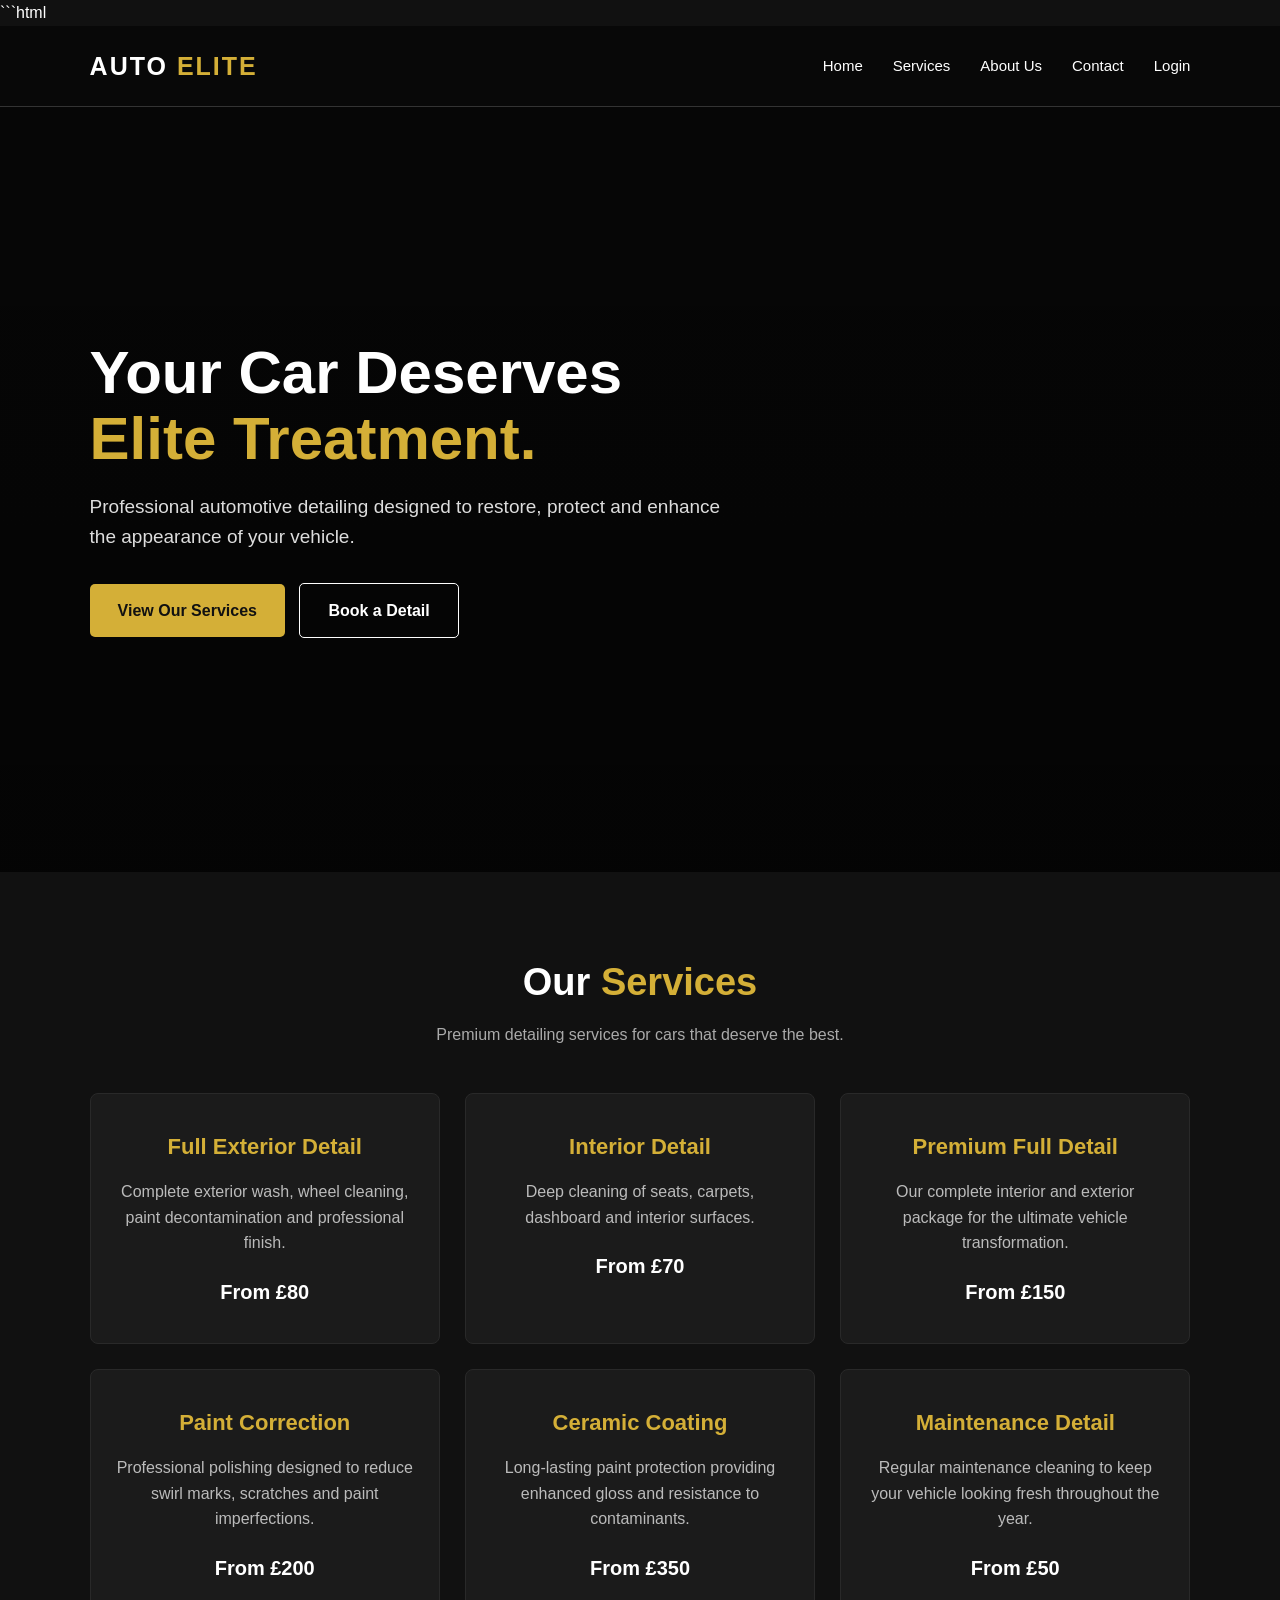
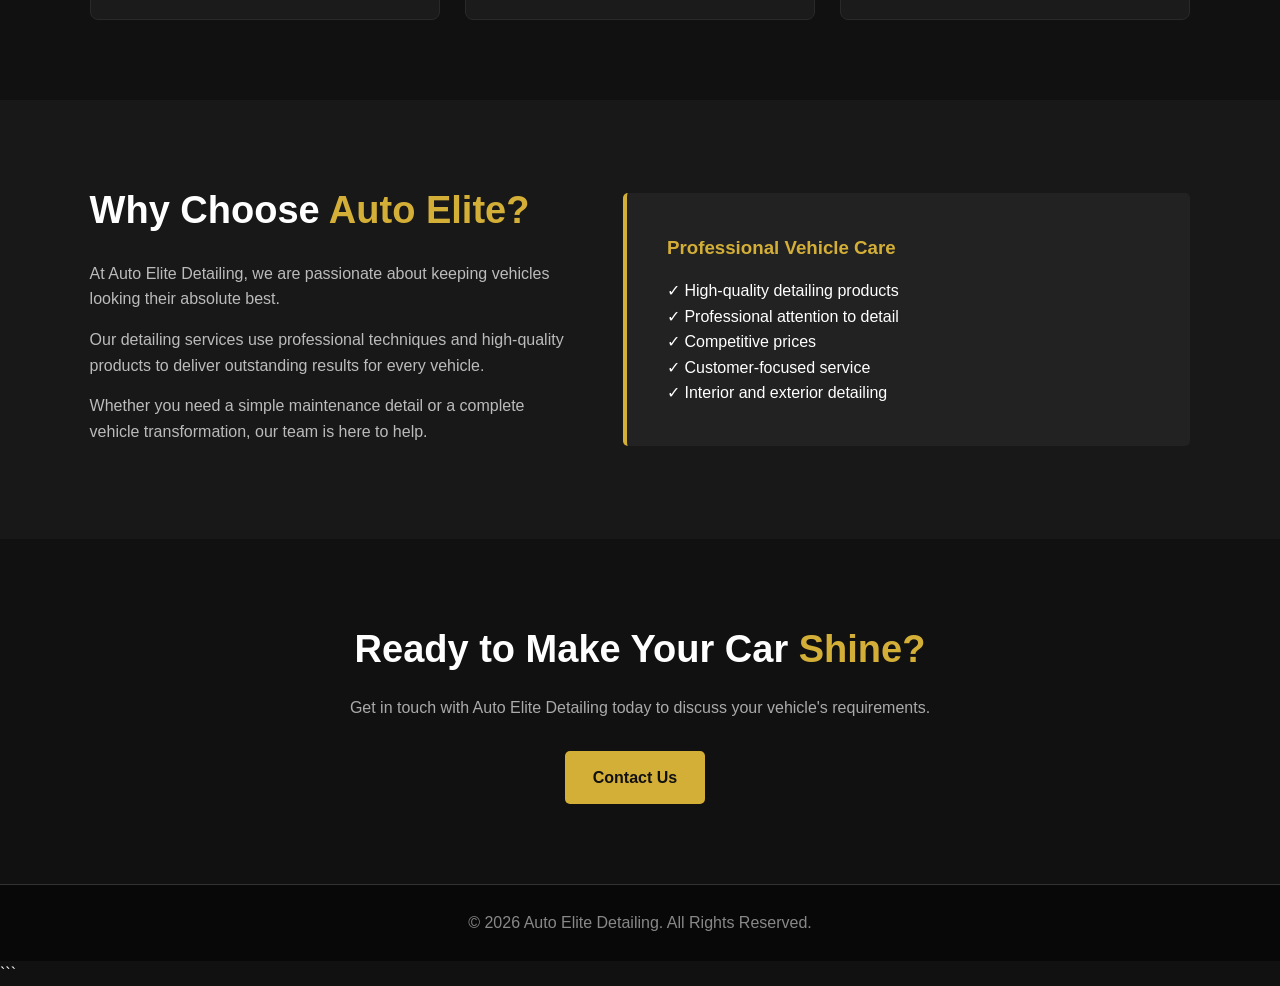
<file: index.html>
```html
<!DOCTYPE html>
<html lang="en">
<head>
    <meta charset="UTF-8">
    <meta name="viewport" content="width=device-width, initial-scale=1.0">

    <title>Auto Elite Detailing</title>

    <style>
        * {
            margin: 0;
            padding: 0;
            box-sizing: border-box;
            font-family: Arial, Helvetica, sans-serif;
        }

        body {
            background-color: #111;
            color: white;
            line-height: 1.6;
        }

        /* Navigation */
        nav {
            background-color: #080808;
            display: flex;
            justify-content: space-between;
            align-items: center;
            padding: 20px 7%;
            border-bottom: 1px solid #333;
        }

        .logo {
            font-size: 25px;
            font-weight: bold;
            letter-spacing: 2px;
        }

        .logo span {
            color: #d4af37;
        }

        nav ul {
            list-style: none;
            display: flex;
            gap: 30px;
        }

        nav ul li a {
            color: white;
            text-decoration: none;
            font-size: 15px;
            transition: 0.3s;
        }

        nav ul li a:hover {
            color: #d4af37;
        }

        /* Hero Section */
        .hero {
            min-height: 85vh;
            display: flex;
            align-items: center;
            padding: 60px 7%;
            background:
                linear-gradient(rgba(0,0,0,0.65), rgba(0,0,0,0.75)),
                url("https://images.unsplash.com/photo-1553440569-bcc63803a83d?auto=format&fit=crop&w=1600&q=80");
            background-size: cover;
            background-position: center;
        }

        .hero-content {
            max-width: 650px;
        }

        .hero h1 {
            font-size: 60px;
            line-height: 1.1;
            margin-bottom: 20px;
        }

        .hero h1 span {
            color: #d4af37;
        }

        .hero p {
            font-size: 19px;
            color: #ddd;
            margin-bottom: 30px;
        }

        .button {
            display: inline-block;
            padding: 14px 28px;
            background-color: #d4af37;
            color: #111;
            text-decoration: none;
            font-weight: bold;
            border-radius: 5px;
            margin-right: 10px;
            transition: 0.3s;
        }

        .button:hover {
            background-color: white;
        }

        .button.secondary {
            background-color: transparent;
            color: white;
            border: 1px solid white;
        }

        .button.secondary:hover {
            background-color: white;
            color: #111;
        }

        /* Services */
        .services {
            padding: 80px 7%;
            text-align: center;
        }

        .section-title {
            font-size: 38px;
            margin-bottom: 10px;
        }

        .section-title span {
            color: #d4af37;
        }

        .section-description {
            color: #aaa;
            margin-bottom: 45px;
        }

        .service-container {
            display: grid;
            grid-template-columns: repeat(3, 1fr);
            gap: 25px;
        }

        .service-card {
            background-color: #1b1b1b;
            padding: 35px 25px;
            border-radius: 8px;
            border: 1px solid #292929;
            transition: 0.3s;
        }

        .service-card:hover {
            transform: translateY(-8px);
            border-color: #d4af37;
        }

        .service-card h3 {
            color: #d4af37;
            margin-bottom: 15px;
            font-size: 22px;
        }

        .service-card p {
            color: #bbb;
        }

        .price {
            display: block;
            margin-top: 20px;
            font-size: 20px;
            color: white;
            font-weight: bold;
        }

        /* About */
        .about {
            background-color: #181818;
            padding: 80px 7%;
            display: flex;
            gap: 50px;
            align-items: center;
        }

        .about-text {
            flex: 1;
        }

        .about-text h2 {
            font-size: 38px;
            margin-bottom: 20px;
        }

        .about-text h2 span {
            color: #d4af37;
        }

        .about-text p {
            color: #bbb;
            margin-bottom: 15px;
        }

        .about-box {
            flex: 1;
            background-color: #222;
            padding: 40px;
            border-left: 4px solid #d4af37;
            border-radius: 5px;
        }

        .about-box h3 {
            color: #d4af37;
            margin-bottom: 15px;
        }

        /* Contact */
        .contact {
            text-align: center;
            padding: 80px 7%;
        }

        .contact p {
            color: #aaa;
            margin: 15px 0 30px;
        }

        /* Footer */
        footer {
            background-color: #080808;
            text-align: center;
            padding: 25px;
            color: #888;
            border-top: 1px solid #333;
        }

        /* Responsive Design */
        @media (max-width: 900px) {
            .service-container {
                grid-template-columns: 1fr;
            }

            .about {
                flex-direction: column;
            }

            .hero h1 {
                font-size: 45px;
            }

            nav {
                flex-direction: column;
                gap: 15px;
            }

            nav ul {
                flex-wrap: wrap;
                justify-content: center;
            }
        }

        @media (max-width: 600px) {
            .hero {
                min-height: 75vh;
            }

            .hero h1 {
                font-size: 38px;
            }

            .hero p {
                font-size: 16px;
            }

            .button {
                margin-bottom: 10px;
            }
        }
    </style>
</head>

<body>

    <!-- Navigation -->
    <nav>
        <div class="logo">
            AUTO <span>ELITE</span>
        </div>

        <ul>
            <li><a href="index.html">Home</a></li>
            <li><a href="services.html">Services</a></li>
            <li><a href="about.html">About Us</a></li>
            <li><a href="contact.html">Contact</a></li>
            <li><a href="login.html">Login</a></li>
        </ul>
    </nav>


    <!-- Hero Section -->
    <section class="hero">

        <div class="hero-content">

            <h1>
                Your Car Deserves
                <span>Elite Treatment.</span>
            </h1>

            <p>
                Professional automotive detailing designed to restore,
                protect and enhance the appearance of your vehicle.
            </p>

            <a href="services.html" class="button">
                View Our Services
            </a>

            <a href="contact.html" class="button secondary">
                Book a Detail
            </a>

        </div>

    </section>


    <!-- Services Section -->
    <section class="services">

        <h2 class="section-title">
            Our <span>Services</span>
        </h2>

        <p class="section-description">
            Premium detailing services for cars that deserve the best.
        </p>

        <div class="service-container">

            <div class="service-card">
                <h3>Full Exterior Detail</h3>

                <p>
                    Complete exterior wash, wheel cleaning,
                    paint decontamination and professional finish.
                </p>

                <span class="price">From £80</span>
            </div>


            <div class="service-card">
                <h3>Interior Detail</h3>

                <p>
                    Deep cleaning of seats, carpets, dashboard
                    and interior surfaces.
                </p>

                <span class="price">From £70</span>
            </div>


            <div class="service-card">
                <h3>Premium Full Detail</h3>

                <p>
                    Our complete interior and exterior package
                    for the ultimate vehicle transformation.
                </p>

                <span class="price">From £150</span>
            </div>


            <div class="service-card">
                <h3>Paint Correction</h3>

                <p>
                    Professional polishing designed to reduce
                    swirl marks, scratches and paint imperfections.
                </p>

                <span class="price">From £200</span>
            </div>


            <div class="service-card">
                <h3>Ceramic Coating</h3>

                <p>
                    Long-lasting paint protection providing
                    enhanced gloss and resistance to contaminants.
                </p>

                <span class="price">From £350</span>
            </div>


            <div class="service-card">
                <h3>Maintenance Detail</h3>

                <p>
                    Regular maintenance cleaning to keep your
                    vehicle looking fresh throughout the year.
                </p>

                <span class="price">From £50</span>
            </div>

        </div>

    </section>


    <!-- About Section -->
    <section class="about">

        <div class="about-text">

            <h2>
                Why Choose <span>Auto Elite?</span>
            </h2>

            <p>
                At Auto Elite Detailing, we are passionate about
                keeping vehicles looking their absolute best.
            </p>

            <p>
                Our detailing services use professional techniques
                and high-quality products to deliver outstanding
                results for every vehicle.
            </p>

            <p>
                Whether you need a simple maintenance detail or
                a complete vehicle transformation, our team is
                here to help.
            </p>

        </div>


        <div class="about-box">

            <h3>Professional Vehicle Care</h3>

            <p>
                ✓ High-quality detailing products
            </p>

            <p>
                ✓ Professional attention to detail
            </p>

            <p>
                ✓ Competitive prices
            </p>

            <p>
                ✓ Customer-focused service
            </p>

            <p>
                ✓ Interior and exterior detailing
            </p>

        </div>

    </section>


    <!-- Contact Section -->
    <section class="contact">

        <h2 class="section-title">
            Ready to Make Your Car <span>Shine?</span>
        </h2>

        <p>
            Get in touch with Auto Elite Detailing today
            to discuss your vehicle's requirements.
        </p>

        <a href="contact.html" class="button">
            Contact Us
        </a>

    </section>


    <!-- Footer -->
    <footer>

        <p>
            &copy; 2026 Auto Elite Detailing.
            All Rights Reserved.
        </p>

    </footer>

</body>
</html>
```
</file>
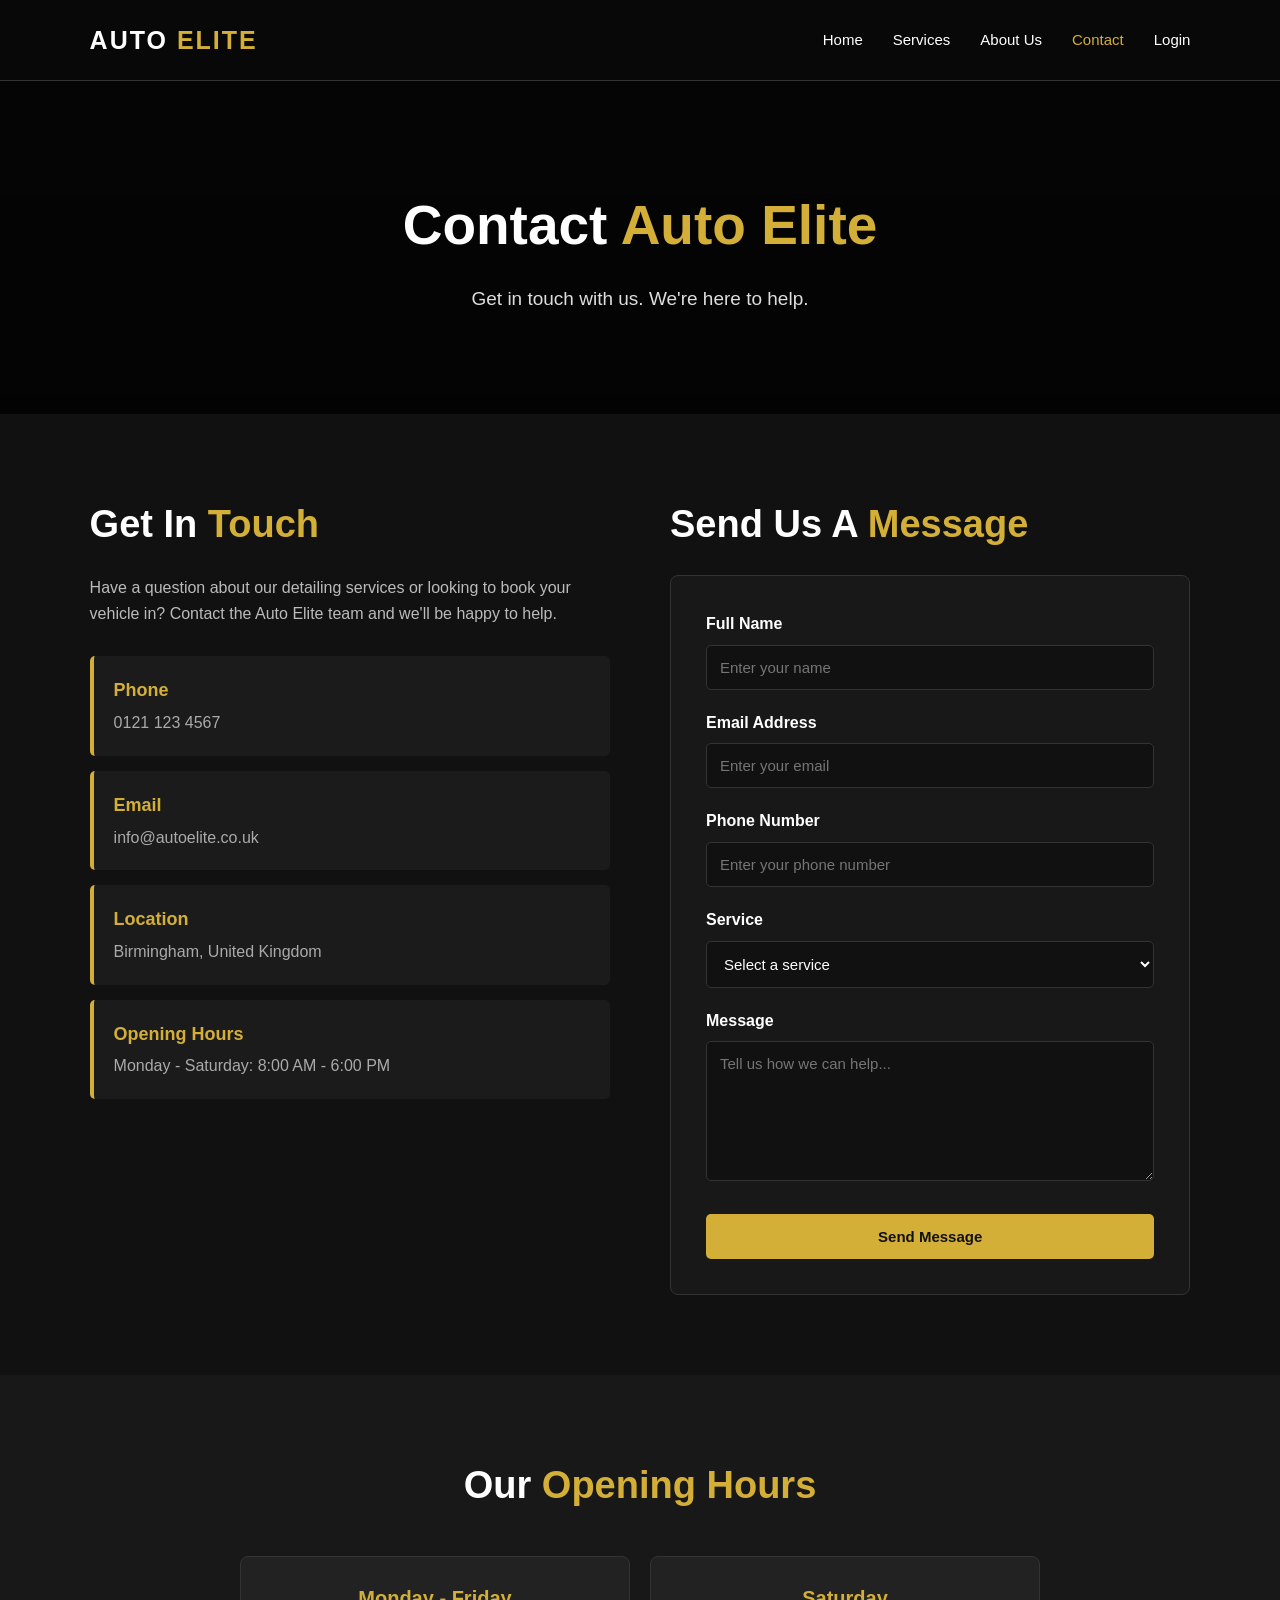
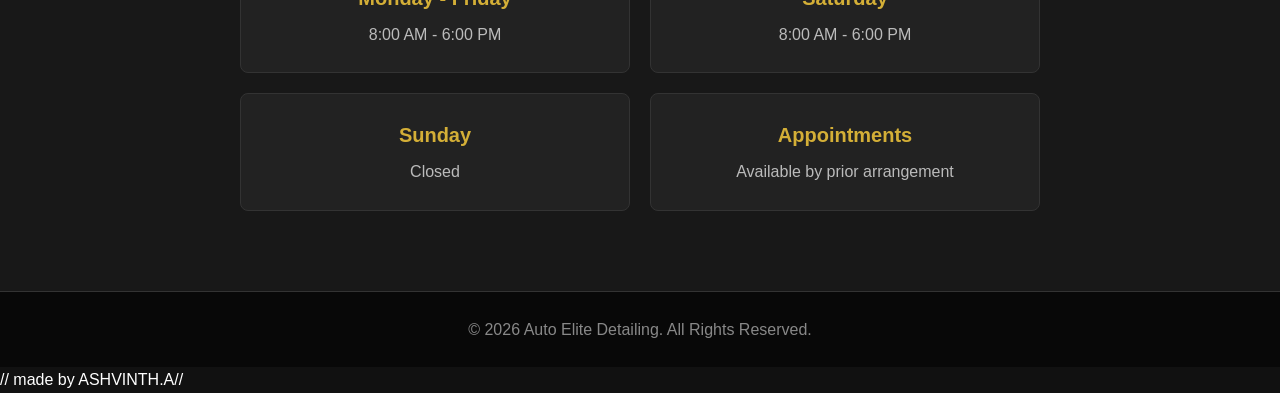
<file: contact.html>
<!DOCTYPE html>
<html lang="en">
<head>
    <meta charset="UTF-8">
    <meta name="viewport" content="width=device-width, initial-scale=1.0">
    <title>Contact Us - Auto Elite Detailing</title>
    <style>
        * {
            margin: 0;
            padding: 0;
            box-sizing: border-box;
            font-family: Arial, Helvetica, sans-serif;
        }
        body {
            background-color: #111;
            color: white;
            line-height: 1.6;
        }
        /* Navigation */
        nav {
            background-color: #080808;
            display: flex;
            justify-content: space-between;
            align-items: center;
            padding: 20px 7%;
            border-bottom: 1px solid #333;
        }
        .logo {
            font-size: 25px;
            font-weight: bold;
            letter-spacing: 2px;
        }
        .logo span {
            color: #d4af37;
        }
        nav ul {
            list-style: none;
            display: flex;
            gap: 30px;
        }
        nav ul li a {
            color: white;
            text-decoration: none;
            font-size: 15px;
            transition: 0.3s;
        }
        nav ul li a:hover,
        nav ul li a.active {
            color: #d4af37;
        }
        /* Hero */
        .contact-hero {
            padding: 100px 7%;
            text-align: center;
            background:
                linear-gradient(rgba(0,0,0,0.7), rgba(0,0,0,0.8)),
                url("https://images.unsplash.com/photo-1503736334956-4c8f8e92946d?auto=format&fit=crop&w=1600&q=80");
            background-size: cover;
            background-position: center;
        }
        .contact-hero h1 {
            font-size: 55px;
            margin-bottom: 15px;
        }
        .contact-hero h1 span {
            color: #d4af37;
        }
        .contact-hero p {
            color: #ddd;
            font-size: 19px;
        }
        /* Contact Section */
        .contact-section {
            padding: 80px 7%;
            display: flex;
            gap: 60px;
            align-items: flex-start;
        }
        .contact-info {
            flex: 1;
        }
        .contact-form {
            flex: 1;
        }
        .contact-info h2,
        .contact-form h2 {
            font-size: 38px;
            margin-bottom: 20px;
        }
        .contact-info h2 span,
        .contact-form h2 span {
            color: #d4af37;
        }
        .contact-info > p {
            color: #bbb;
            margin-bottom: 30px;
        }
        /* Contact Details */
        .contact-details {
            margin-top: 20px;
        }
        .contact-detail {
            background-color: #1b1b1b;
            margin-bottom: 15px;
            padding: 20px;
            border-left: 4px solid #d4af37;
            border-radius: 5px;
        }
        .contact-detail h3 {
            color: #d4af37;
            margin-bottom: 5px;
            font-size: 18px;
        }
        .contact-detail p {
            color: #aaa;
        }
        /* Contact Form */
        .form-box {
            background-color: #181818;
            padding: 35px;
            border: 1px solid #333;
            border-radius: 8px;
        }
        .form-group {
            margin-bottom: 20px;
        }
        .form-group label {
            display: block;
            margin-bottom: 8px;
            font-weight: bold;
        }
        .form-group input,
        .form-group select,
        .form-group textarea {
            width: 100%;
            padding: 13px;
            background-color: #111;
            color: white;
            border: 1px solid #333;
            border-radius: 5px;
            font-family: Arial, Helvetica, sans-serif;
            font-size: 15px;
            outline: none;
            transition: 0.3s;
        }
        .form-group input:focus,
        .form-group select:focus,
        .form-group textarea:focus {
            border-color: #d4af37;
        }
        .form-group textarea {
            height: 140px;
            resize: vertical;
        }
        .form-group select {
            cursor: pointer;
        }
        .button {
            display: inline-block;
            margin-top: 5px;
            padding: 14px 28px;
            background-color: #d4af37;
            color: #111;
            text-decoration: none;
            font-weight: bold;
            border-radius: 5px;
            border: none;
            cursor: pointer;
            font-size: 15px;
            transition: 0.3s;
            width: 100%;
        }
        .button:hover {
            background-color: white;
        }
        /* Opening Hours */
        .opening-hours {
            padding: 80px 7%;
            background-color: #181818;
            text-align: center;
        }
        .opening-hours h2 {
            font-size: 38px;
            margin-bottom: 40px;
        }
        .opening-hours h2 span {
            color: #d4af37;
        }
        .hours-container {
            max-width: 800px;
            margin: auto;
            display: grid;
            grid-template-columns: repeat(2, 1fr);
            gap: 20px;
        }
        .hours-card {
            background-color: #222;
            padding: 25px;
            border-radius: 8px;
            border: 1px solid #333;
        }
        .hours-card h3 {
            color: #d4af37;
            font-size: 20px;
            margin-bottom: 8px;
        }
        .hours-card p {
            color: #bbb;
        }
        /* Footer */
        footer {
            background-color: #080808;
            text-align: center;
            padding: 25px;
            color: #888;
            border-top: 1px solid #333;
        }
        /* Responsive */
        @media (max-width: 850px) {
            .contact-section {
                flex-direction: column;
            }
            .hours-container {
                grid-template-columns: 1fr;
            }
            nav {
                flex-direction: column;
                gap: 15px;
            }
            nav ul {
                flex-wrap: wrap;
                justify-content: center;
            }
            .contact-hero h1 {
                font-size: 42px;
            }
        }
    </style>
</head>
<body>
    <!-- Navigation -->
    <nav>
        <div class="logo">
            AUTO <span>ELITE</span>
        </div>
        <ul>
            <li>
                <a href="index.html">Home</a>
            </li>
            <li>
                <a href="services.html">Services</a>
            </li>
            <li>
                <a href="about.html">About Us</a>
            </li>
            <li>
                <a href="contact.html" class="active">Contact</a>
            </li>
            <li>
                <a href="login.html">Login</a>
            </li>
        </ul>
    </nav>
    <!-- Hero -->
    <section class="contact-hero">
        <h1>
            Contact <span>Auto Elite</span>
        </h1>
        <p>
            Get in touch with us. We're here to help.
        </p>
    </section>
    <!-- Contact Section -->
    <section class="contact-section">
        <!-- Contact Information -->
        <div class="contact-info">
            <h2>
                Get In <span>Touch</span>
            </h2>
            <p>
                Have a question about our detailing services or
                looking to book your vehicle in? Contact the Auto
                Elite team and we'll be happy to help.
            </p>
            <div class="contact-details">
                <div class="contact-detail">
                    <h3>Phone</h3>
                    <p>
                        0121 123 4567
                    </p>
                </div>
                <div class="contact-detail">
                    <h3>Email</h3>
                    <p>
                        info@autoelite.co.uk
                    </p>
                </div>
                <div class="contact-detail">
                    <h3>Location</h3>
                    <p>
                        Birmingham, United Kingdom
                    </p>
                </div>
                <div class="contact-detail">
                    <h3>Opening Hours</h3>
                    <p>
                        Monday - Saturday: 8:00 AM - 6:00 PM
                    </p>
                </div>
            </div>
        </div>
        <!-- Contact Form -->
        <div class="contact-form">
            <h2>
                Send Us A <span>Message</span>
            </h2>
            <div class="form-box">
                <form>
                    <div class="form-group">
                        <label for="name">
                            Full Name
                        </label>
                        <input
                            type="text"
                            id="name"
                            name="name"
                            placeholder="Enter your name"
                            required
                        >
                    </div>
                    <div class="form-group">
                        <label for="email">
                            Email Address
                        </label>
                        <input
                            type="email"
                            id="email"
                            name="email"
                            placeholder="Enter your email"
                            required
                        >
                    </div>
                    <div class="form-group">
                        <label for="phone">
                            Phone Number
                        </label>
                        <input
                            type="tel"
                            id="phone"
                            name="phone"
                            placeholder="Enter your phone number"
                        >
                    </div>
                    <div class="form-group">
                        <label for="service">
                            Service
                        </label>
                        <select id="service" name="service">
                            <option value="">
                                Select a service
                            </option>
                            <option value="exterior">
                                Exterior Detailing
                            </option>
                            <option value="interior">
                                Interior Detailing
                            </option>
                            <option value="full-detail">
                                Full Detail
                            </option>
                            <option value="paint-correction">
                                Paint Correction
                            </option>
                            <option value="ceramic-coating">
                                Ceramic Coating
                            </option>
                        </select>
                    </div>
                    <div class="form-group">
                        <label for="message">
                            Message
                        </label>
                        <textarea
                            id="message"
                            name="message"
                            placeholder="Tell us how we can help..."
                            required
                        ></textarea>
                    </div>
                    <button type="submit" class="button">
                        Send Message
                    </button>
                </form>
            </div>
        </div>
    </section>
    <!-- Opening Hours -->
    <section class="opening-hours">
        <h2>
            Our <span>Opening Hours</span>
        </h2>
        <div class="hours-container">
            <div class="hours-card">
                <h3>Monday - Friday</h3>
                <p>
                    8:00 AM - 6:00 PM
                </p>
            </div>
            <div class="hours-card">
                <h3>Saturday</h3>
                <p>
                    8:00 AM - 6:00 PM
                </p>
            </div>
            <div class="hours-card">
                <h3>Sunday</h3>
                <p>
                    Closed
                </p>
            </div>
            <div class="hours-card">
                <h3>Appointments</h3>
                <p>
                    Available by prior arrangement
                </p>
            </div>
        </div>
    </section>
    <!-- Footer -->
    <footer>
        <p>
            &copy; 2026 Auto Elite Detailing.
            All Rights Reserved.
        </p>
    </footer>
</body>
</html>
// made by ASHVINTH.A//
</file>
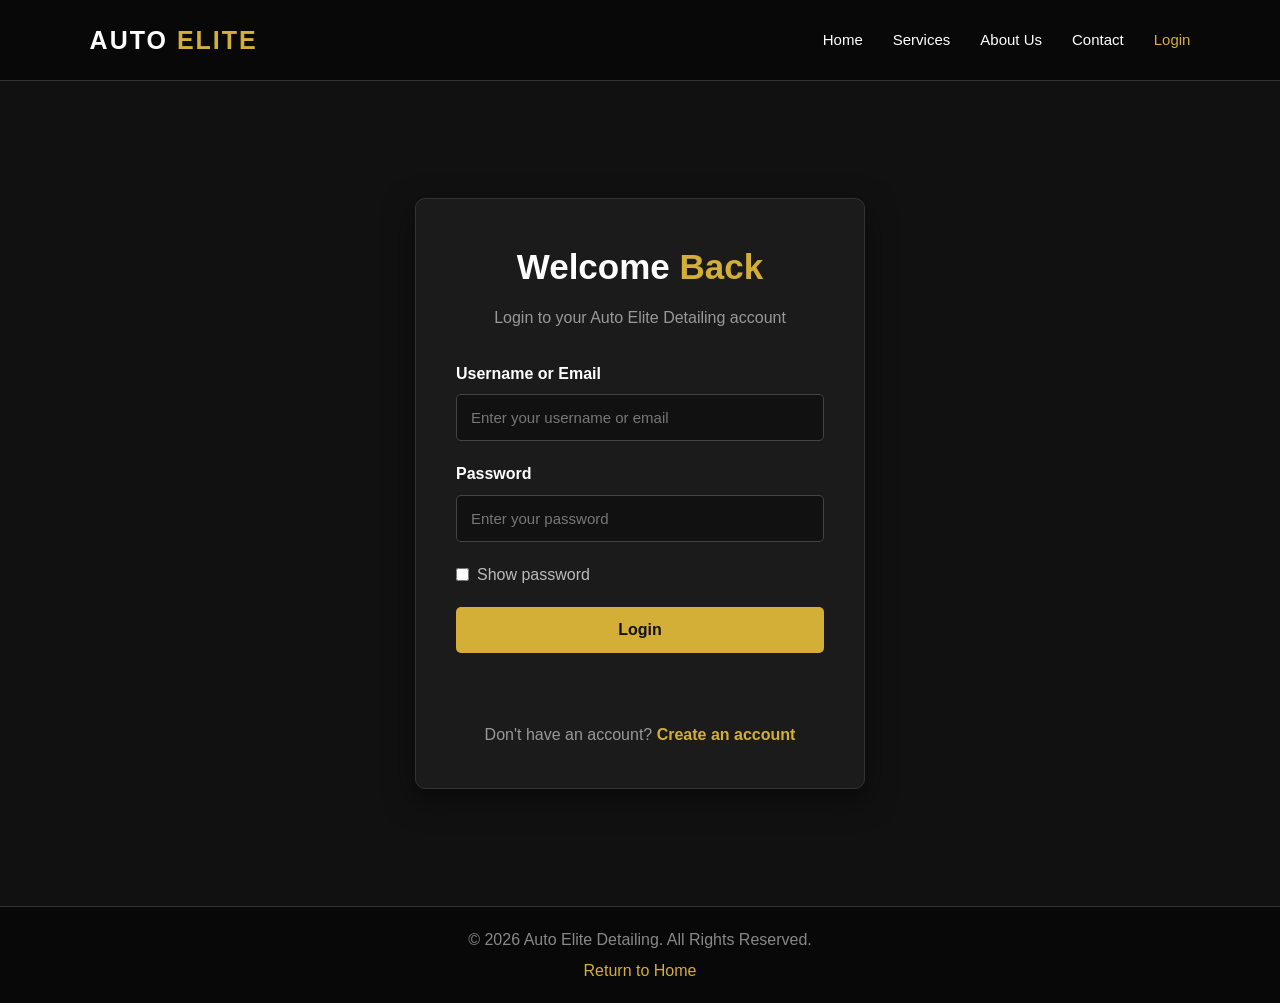
<file: login.html>
<!DOCTYPE html>
<html lang="en">

<head>

    <meta charset="UTF-8">

    <meta name="viewport" content="width=device-width, initial-scale=1.0">

    <title>Login - Auto Elite Detailing</title>


    <style>

        /* =========================
           GENERAL
        ========================= */

        * {
            margin: 0;
            padding: 0;
            box-sizing: border-box;
            font-family: Arial, Helvetica, sans-serif;
        }

        body {
            background-color: #111111;
            color: #ffffff;
            min-height: 100vh;
            line-height: 1.6;
        }


        /* =========================
           NAVIGATION
        ========================= */

        nav {
            background-color: #080808;
            display: flex;
            justify-content: space-between;
            align-items: center;
            padding: 20px 7%;
            border-bottom: 1px solid #333333;
        }

        .logo {
            font-size: 25px;
            font-weight: bold;
            letter-spacing: 2px;
        }

        .logo span {
            color: #d4af37;
        }

        nav ul {
            display: flex;
            gap: 30px;
            list-style: none;
        }

        nav ul li a {
            color: #ffffff;
            text-decoration: none;
            font-size: 15px;
            transition: 0.3s;
        }

        nav ul li a:hover,
        nav ul li a.active {
            color: #d4af37;
        }


        /* =========================
           LOGIN SECTION
        ========================= */

        .login-section {
            min-height: calc(100vh - 75px);

            display: flex;

            justify-content: center;

            align-items: center;

            padding: 50px 20px;
        }


        /* =========================
           LOGIN BOX
        ========================= */

        .login-box {
            width: 100%;

            max-width: 450px;

            background-color: #1b1b1b;

            padding: 40px;

            border-radius: 10px;

            border: 1px solid #333333;

            box-shadow:
                0 10px 30px
                rgba(0, 0, 0, 0.5);
        }


        .login-box h1 {
            text-align: center;

            font-size: 35px;

            margin-bottom: 10px;
        }


        .login-box h1 span {
            color: #d4af37;
        }


        .subtitle {
            text-align: center;

            color: #999999;

            margin-bottom: 30px;
        }


        /* =========================
           FORM
        ========================= */

        .form-group {
            margin-bottom: 20px;
        }


        .form-group label {
            display: block;

            margin-bottom: 8px;

            font-weight: bold;
        }


        .form-group input {
            width: 100%;

            padding: 14px;

            background-color: #111111;

            border: 1px solid #444444;

            border-radius: 5px;

            color: #ffffff;

            font-size: 15px;

            outline: none;

            transition: 0.3s;
        }


        .form-group input:focus {
            border-color: #d4af37;
        }


        .form-group input::placeholder {
            color: #777777;
        }


        /* =========================
           SHOW PASSWORD
        ========================= */

        .password-option {
            display: flex;

            align-items: center;

            gap: 8px;

            margin-bottom: 20px;
        }


        .password-option input {
            width: auto;

            accent-color: #d4af37;
        }


        .password-option label {
            color: #bbbbbb;

            cursor: pointer;

            font-weight: normal;
        }


        /* =========================
           LOGIN BUTTON
        ========================= */

        .login-button {
            width: 100%;

            padding: 14px;

            background-color: #d4af37;

            color: #111111;

            border: none;

            border-radius: 5px;

            font-size: 16px;

            font-weight: bold;

            cursor: pointer;

            transition: 0.3s;
        }


        .login-button:hover {
            background-color: #ffffff;
        }


        /* =========================
           MESSAGE
        ========================= */

        #message {
            margin-top: 20px;

            text-align: center;

            font-weight: bold;

            min-height: 24px;
        }


        /* =========================
           REGISTER LINK
        ========================= */

        .register-link {
            text-align: center;

            margin-top: 25px;

            color: #999999;
        }


        .register-link a {
            color: #d4af37;

            text-decoration: none;

            font-weight: bold;
        }


        .register-link a:hover {
            color: #ffffff;
        }


        /* =========================
           FOOTER
        ========================= */

        footer {
            background-color: #080808;

            text-align: center;

            padding: 20px;

            color: #888888;

            border-top: 1px solid #333333;
        }


        footer p {
            margin-bottom: 5px;
        }


        footer a {
            color: #d4af37;

            text-decoration: none;
        }


        footer a:hover {
            color: #ffffff;
        }


        /* =========================
           MOBILE
        ========================= */

        @media (max-width: 700px) {

            nav {
                flex-direction: column;

                gap: 15px;
            }


            nav ul {
                flex-wrap: wrap;

                justify-content: center;

                gap: 15px;
            }


            .login-box {
                padding: 30px 20px;
            }


            .login-box h1 {
                font-size: 30px;
            }

        }

    </style>

</head>


<body>


    <!-- =========================
         NAVIGATION
    ========================= -->

    <nav>

        <div class="logo">

            AUTO <span>ELITE</span>

        </div>


        <ul>

            <li>
                <a href="index.html">
                    Home
                </a>
            </li>


            <li>
                <a href="services.html">
                    Services
                </a>
            </li>


            <li>
                <a href="about.html">
                    About Us
                </a>
            </li>


            <li>
                <a href="contact.html">
                    Contact
                </a>
            </li>


            <li>
                <a
                    href="login.html"
                    class="active"
                >
                    Login
                </a>
            </li>

        </ul>

    </nav>



    <!-- =========================
         LOGIN
    ========================= -->

    <section class="login-section">


        <div class="login-box">


            <h1>

                Welcome <span>Back</span>

            </h1>


            <p class="subtitle">

                Login to your Auto Elite
                Detailing account

            </p>



            <!-- LOGIN FORM -->

            <form id="login-form">


                <!-- Username / Email -->

                <div class="form-group">

                    <label for="identifier">

                        Username or Email

                    </label>


                    <input
                        type="text"
                        id="identifier"
                        name="identifier"
                        placeholder="Enter your username or email"
                        autocomplete="username"
                        required
                    >

                </div>



                <!-- Password -->

                <div class="form-group">

                    <label for="password">

                        Password

                    </label>


                    <input
                        type="password"
                        id="password"
                        name="password"
                        placeholder="Enter your password"
                        autocomplete="current-password"
                        required
                    >

                </div>



                <!-- Show Password -->

                <div class="password-option">

                    <input
                        type="checkbox"
                        id="show-password"
                    >


                    <label for="show-password">

                        Show password

                    </label>

                </div>



                <!-- Login Button -->

                <button
                    type="submit"
                    class="login-button"
                >

                    Login

                </button>


            </form>



            <!-- Login Message -->

            <div id="message"></div>



            <!-- Create Account -->

            <p class="register-link">

                Don't have an account?

                <a href="signup.html">

                    Create an account

                </a>

            </p>


        </div>

    </section>



    <!-- =========================
         FOOTER
    ========================= -->

    <footer>

        <p>

            &copy; 2026 Auto Elite Detailing.
            All Rights Reserved.

        </p>


        <a href="index.html">

            Return to Home

        </a>

    </footer>



    <!-- =========================
         JAVASCRIPT
    ========================= -->

    <script>


        /* Get HTML elements */

        const loginForm =
            document.getElementById("login-form");


        const password =
            document.getElementById("password");


        const showPassword =
            document.getElementById("show-password");


        const message =
            document.getElementById("message");


        const identifier =
            document.getElementById("identifier");



        /* =========================
           SHOW / HIDE PASSWORD
        ========================= */

        showPassword.addEventListener(
            "change",
            function () {

                if (showPassword.checked) {

                    password.type = "text";

                } else {

                    password.type = "password";

                }

            }
        );



        /* =========================
           LOGIN
        ========================= */

        loginForm.addEventListener(
            "submit",
            function (event) {

                /* Stop form refreshing page */

                event.preventDefault();


                /* Get values */

                const usernameOrEmail =
                    identifier.value.trim();


                const passwordValue =
                    password.value;



                /* =========================
                   EMPTY FIELD CHECK
                ========================= */

                if (
                    usernameOrEmail === "" ||
                    passwordValue === ""
                ) {

                    message.textContent =
                        "Please complete all fields.";

                    message.style.color =
                        "#ff5555";

                    return;

                }



                /* =========================
                   PASSWORD LENGTH CHECK
                ========================= */

                if (passwordValue.length < 8) {

                    message.textContent =
                        "Password must be at least 8 characters.";

                    message.style.color =
                        "#ff5555";

                    return;

                }



                /* =========================
                   SUCCESSFUL LOGIN
                ========================= */

                message.textContent =
                    "Login successful! Redirecting...";

                message.style.color =
                    "#d4af37";



                /* =========================
                   REDIRECT TO SERVICES
                ========================= */

                setTimeout(
                    function () {

                        window.location.href =
                            "services.html";

                    },
                    1000
                );

            }
        );

    </script>


</body>

</html>
</file>
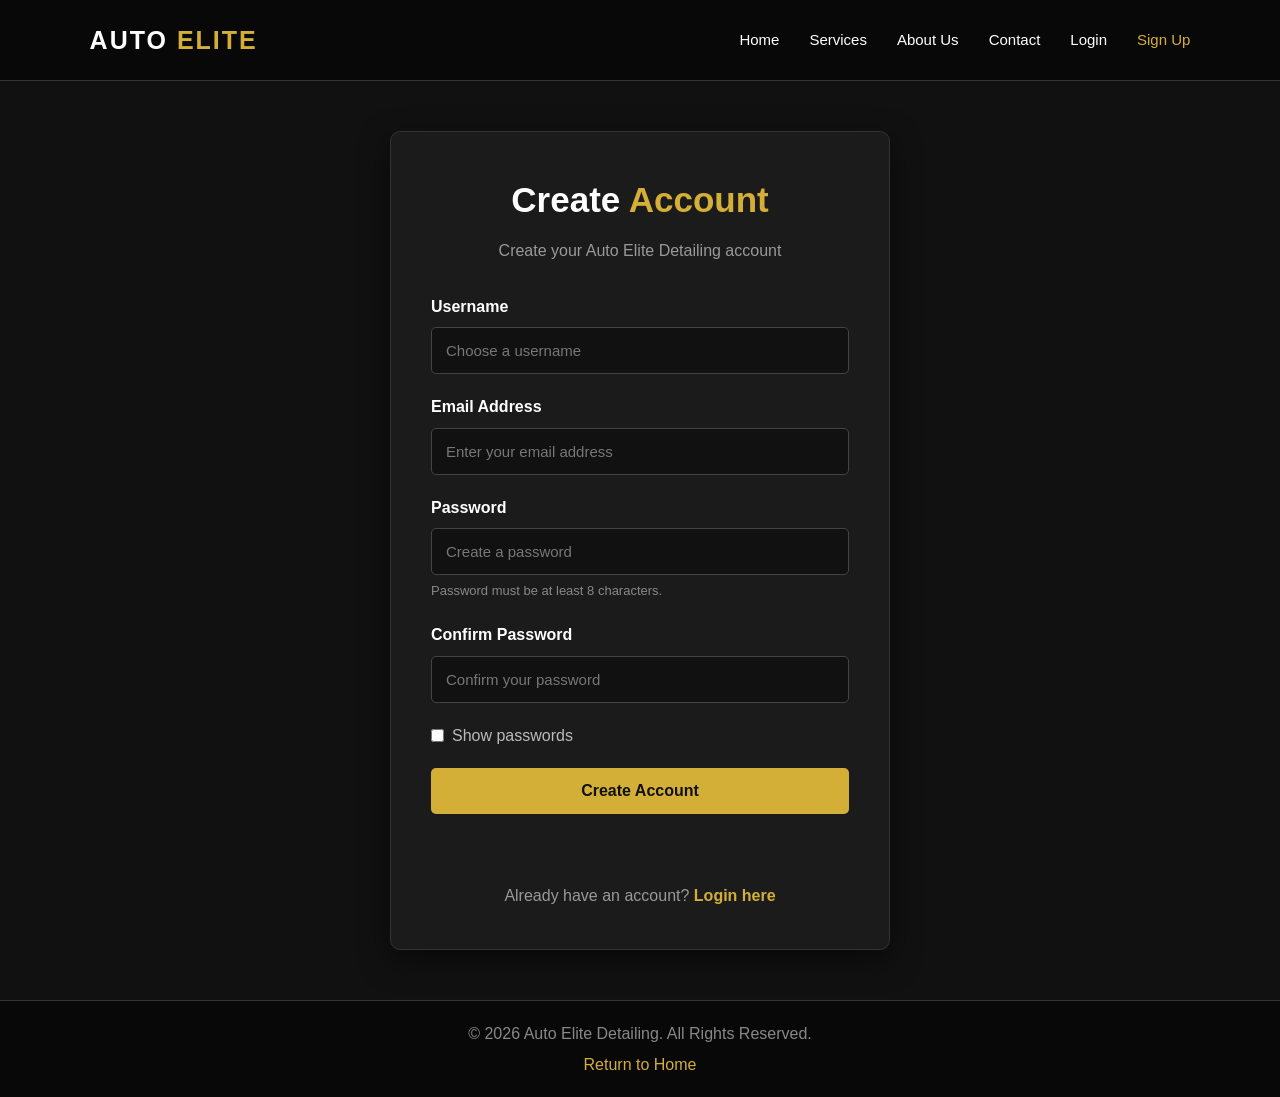
<file: signup.html>
<!DOCTYPE html>
<html lang="en">

<head>

    <meta charset="UTF-8">

    <meta name="viewport" content="width=device-width, initial-scale=1.0">

    <title>Create Account - Auto Elite Detailing</title>


    <style>

        /* =========================
           GENERAL
        ========================= */

        * {
            margin: 0;
            padding: 0;
            box-sizing: border-box;
            font-family: Arial, Helvetica, sans-serif;
        }

        body {
            background-color: #111111;
            color: #ffffff;
            min-height: 100vh;
            line-height: 1.6;
        }


        /* =========================
           NAVIGATION
        ========================= */

        nav {
            background-color: #080808;

            display: flex;

            justify-content: space-between;

            align-items: center;

            padding: 20px 7%;

            border-bottom: 1px solid #333333;
        }


        .logo {
            font-size: 25px;

            font-weight: bold;

            letter-spacing: 2px;
        }


        .logo span {
            color: #d4af37;
        }


        nav ul {
            display: flex;

            gap: 30px;

            list-style: none;
        }


        nav ul li a {
            color: #ffffff;

            text-decoration: none;

            font-size: 15px;

            transition: 0.3s;
        }


        nav ul li a:hover,
        nav ul li a.active {
            color: #d4af37;
        }


        /* =========================
           SIGN UP SECTION
        ========================= */

        .signup-section {

            min-height: calc(100vh - 75px);

            display: flex;

            justify-content: center;

            align-items: center;

            padding: 50px 20px;
        }


        /* =========================
           SIGN UP BOX
        ========================= */

        .signup-box {

            width: 100%;

            max-width: 500px;

            background-color: #1b1b1b;

            padding: 40px;

            border-radius: 10px;

            border: 1px solid #333333;

            box-shadow:
                0 10px 30px
                rgba(0, 0, 0, 0.5);
        }


        .signup-box h1 {

            text-align: center;

            font-size: 35px;

            margin-bottom: 10px;
        }


        .signup-box h1 span {

            color: #d4af37;
        }


        .subtitle {

            text-align: center;

            color: #999999;

            margin-bottom: 30px;
        }


        /* =========================
           FORM
        ========================= */

        .form-group {

            margin-bottom: 20px;
        }


        .form-group label {

            display: block;

            margin-bottom: 8px;

            font-weight: bold;
        }


        .form-group input {

            width: 100%;

            padding: 14px;

            background-color: #111111;

            border: 1px solid #444444;

            border-radius: 5px;

            color: #ffffff;

            font-size: 15px;

            outline: none;

            transition: 0.3s;
        }


        .form-group input:focus {

            border-color: #d4af37;
        }


        .form-group input::placeholder {

            color: #777777;
        }


        /* =========================
           PASSWORD REQUIREMENTS
        ========================= */

        .password-info {

            color: #888888;

            font-size: 13px;

            margin-top: 6px;
        }


        /* =========================
           SHOW PASSWORD
        ========================= */

        .password-option {

            display: flex;

            align-items: center;

            gap: 8px;

            margin-bottom: 20px;
        }


        .password-option input {

            width: auto;

            accent-color: #d4af37;
        }


        .password-option label {

            color: #bbbbbb;

            font-weight: normal;

            cursor: pointer;
        }


        /* =========================
           CREATE ACCOUNT BUTTON
        ========================= */

        .signup-button {

            width: 100%;

            padding: 14px;

            background-color: #d4af37;

            color: #111111;

            border: none;

            border-radius: 5px;

            font-size: 16px;

            font-weight: bold;

            cursor: pointer;

            transition: 0.3s;
        }


        .signup-button:hover {

            background-color: #ffffff;
        }


        /* =========================
           MESSAGE
        ========================= */

        #message {

            margin-top: 20px;

            text-align: center;

            font-weight: bold;

            min-height: 24px;
        }


        /* =========================
           LOGIN LINK
        ========================= */

        .login-link {

            text-align: center;

            margin-top: 25px;

            color: #999999;
        }


        .login-link a {

            color: #d4af37;

            text-decoration: none;

            font-weight: bold;
        }


        .login-link a:hover {

            color: #ffffff;
        }


        /* =========================
           FOOTER
        ========================= */

        footer {

            background-color: #080808;

            text-align: center;

            padding: 20px;

            color: #888888;

            border-top: 1px solid #333333;
        }


        footer p {

            margin-bottom: 5px;
        }


        footer a {

            color: #d4af37;

            text-decoration: none;
        }


        footer a:hover {

            color: #ffffff;
        }


        /* =========================
           MOBILE
        ========================= */

        @media (max-width: 700px) {

            nav {

                flex-direction: column;

                gap: 15px;
            }


            nav ul {

                flex-wrap: wrap;

                justify-content: center;

                gap: 15px;
            }


            .signup-box {

                padding: 30px 20px;
            }


            .signup-box h1 {

                font-size: 30px;
            }

        }

    </style>

</head>


<body>


    <!-- =========================
         NAVIGATION
    ========================= -->

    <nav>

        <div class="logo">

            AUTO <span>ELITE</span>

        </div>


        <ul>

            <li>

                <a href="index.html">

                    Home

                </a>

            </li>


            <li>

                <a href="services.html">

                    Services

                </a>

            </li>


            <li>

                <a href="about.html">

                    About Us

                </a>

            </li>


            <li>

                <a href="contact.html">

                    Contact

                </a>

            </li>


            <li>

                <a href="login.html">

                    Login

                </a>

            </li>


            <li>

                <a
                    href="signup.html"
                    class="active"
                >

                    Sign Up

                </a>

            </li>

        </ul>

    </nav>



    <!-- =========================
         SIGN UP
    ========================= -->

    <section class="signup-section">


        <div class="signup-box">


            <h1>

                Create <span>Account</span>

            </h1>


            <p class="subtitle">

                Create your Auto Elite Detailing account

            </p>



            <!-- SIGN UP FORM -->

            <form id="signup-form">


                <!-- Username -->

                <div class="form-group">

                    <label for="username">

                        Username

                    </label>


                    <input
                        type="text"
                        id="username"
                        name="username"
                        placeholder="Choose a username"
                        autocomplete="username"
                        required
                    >

                </div>



                <!-- Email -->

                <div class="form-group">

                    <label for="email">

                        Email Address

                    </label>


                    <input
                        type="email"
                        id="email"
                        name="email"
                        placeholder="Enter your email address"
                        autocomplete="email"
                        required
                    >

                </div>



                <!-- Password -->

                <div class="form-group">

                    <label for="password">

                        Password

                    </label>


                    <input
                        type="password"
                        id="password"
                        name="password"
                        placeholder="Create a password"
                        autocomplete="new-password"
                        required
                    >


                    <p class="password-info">

                        Password must be at least 8 characters.

                    </p>

                </div>



                <!-- Confirm Password -->

                <div class="form-group">

                    <label for="confirm-password">

                        Confirm Password

                    </label>


                    <input
                        type="password"
                        id="confirm-password"
                        name="confirm-password"
                        placeholder="Confirm your password"
                        autocomplete="new-password"
                        required
                    >

                </div>



                <!-- Show Password -->

                <div class="password-option">

                    <input
                        type="checkbox"
                        id="show-password"
                    >


                    <label for="show-password">

                        Show passwords

                    </label>

                </div>



                <!-- Create Account Button -->

                <button
                    type="submit"
                    class="signup-button"
                >

                    Create Account

                </button>


            </form>



            <!-- Message -->

            <div id="message"></div>



            <!-- Login Link -->

            <p class="login-link">

                Already have an account?

                <a href="login.html">

                    Login here

                </a>

            </p>


        </div>

    </section>



    <!-- =========================
         FOOTER
    ========================= -->

    <footer>

        <p>

            &copy; 2026 Auto Elite Detailing.
            All Rights Reserved.

        </p>


        <a href="index.html">

            Return to Home

        </a>

    </footer>



    <!-- =========================
         JAVASCRIPT
    ========================= -->

    <script>


        /* Get form elements */

        const signupForm =
            document.getElementById("signup-form");


        const username =
            document.getElementById("username");


        const email =
            document.getElementById("email");


        const password =
            document.getElementById("password");


        const confirmPassword =
            document.getElementById("confirm-password");


        const showPassword =
            document.getElementById("show-password");


        const message =
            document.getElementById("message");



        /* =========================
           SHOW / HIDE PASSWORDS
        ========================= */

        showPassword.addEventListener(
            "change",
            function () {

                if (showPassword.checked) {

                    password.type = "text";

                    confirmPassword.type = "text";

                } else {

                    password.type = "password";

                    confirmPassword.type = "password";

                }

            }
        );



        /* =========================
           SIGN UP
        ========================= */

        signupForm.addEventListener(
            "submit",
            function (event) {

                event.preventDefault();


                const usernameValue =
                    username.value.trim();


                const emailValue =
                    email.value.trim();


                const passwordValue =
                    password.value;


                const confirmPasswordValue =
                    confirmPassword.value;



                /* =========================
                   CHECK USERNAME
                ========================= */

                if (usernameValue.length < 3) {

                    message.textContent =
                        "Username must be at least 3 characters.";

                    message.style.color =
                        "#ff5555";

                    return;

                }



                /* =========================
                   CHECK EMAIL
                ========================= */

                const emailPattern =
                    /^[^\s@]+@[^\s@]+\.[^\s@]+$/;


                if (!emailPattern.test(emailValue)) {

                    message.textContent =
                        "Please enter a valid email address.";

                    message.style.color =
                        "#ff5555";

                    return;

                }



                /* =========================
                   CHECK PASSWORD
                ========================= */

                if (passwordValue.length < 8) {

                    message.textContent =
                        "Password must be at least 8 characters.";

                    message.style.color =
                        "#ff5555";

                    return;

                }



                /* =========================
                   CHECK PASSWORDS MATCH
                ========================= */

                if (
                    passwordValue !==
                    confirmPasswordValue
                ) {

                    message.textContent =
                        "Passwords do not match.";

                    message.style.color =
                        "#ff5555";

                    return;

                }



                /* =========================
                   ACCOUNT CREATED
                ========================= */

                message.textContent =
                    "Account created successfully! Redirecting to login...";

                message.style.color =
                    "#d4af37";



                /* =========================
                   REDIRECT TO LOGIN
                ========================= */

                setTimeout(
                    function () {

                        window.location.href =
                            "login.html";

                    },
                    1500
                );

            }
        );

    </script>


</body>

</html>
</file>
